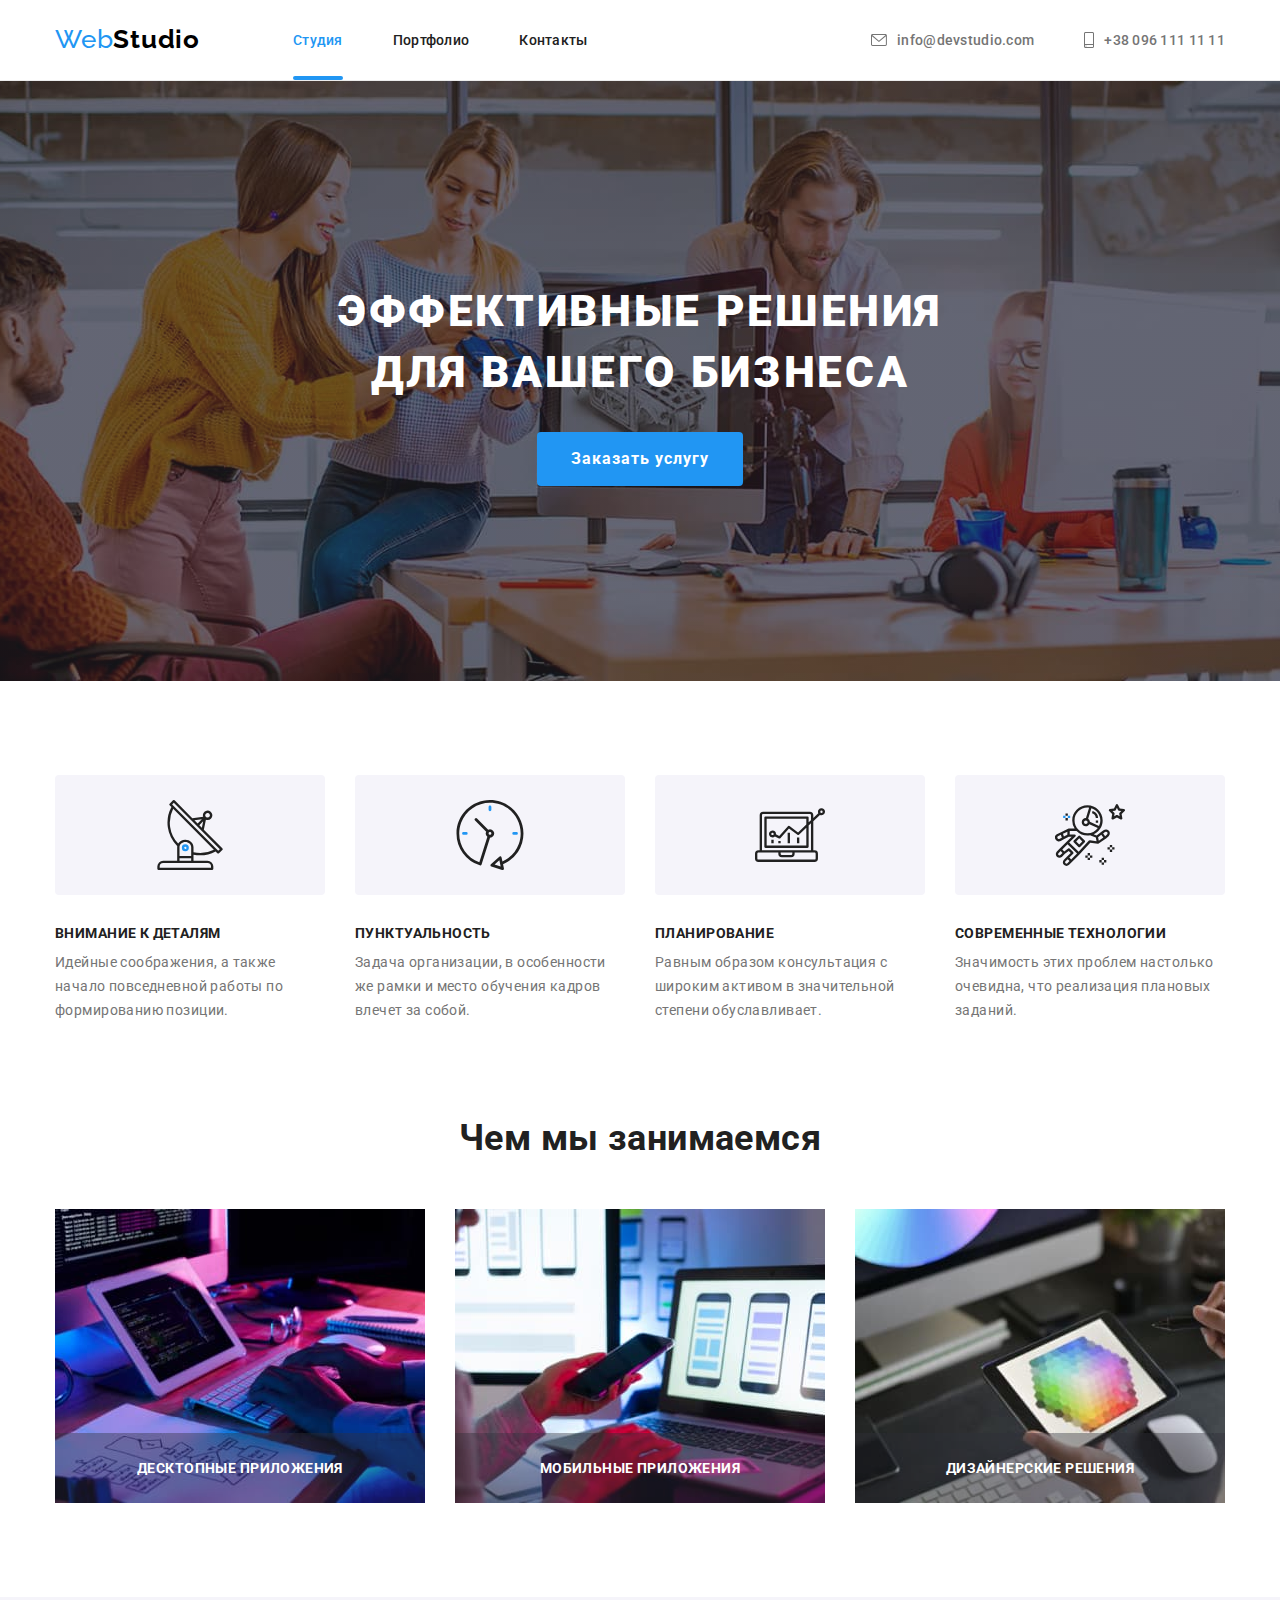
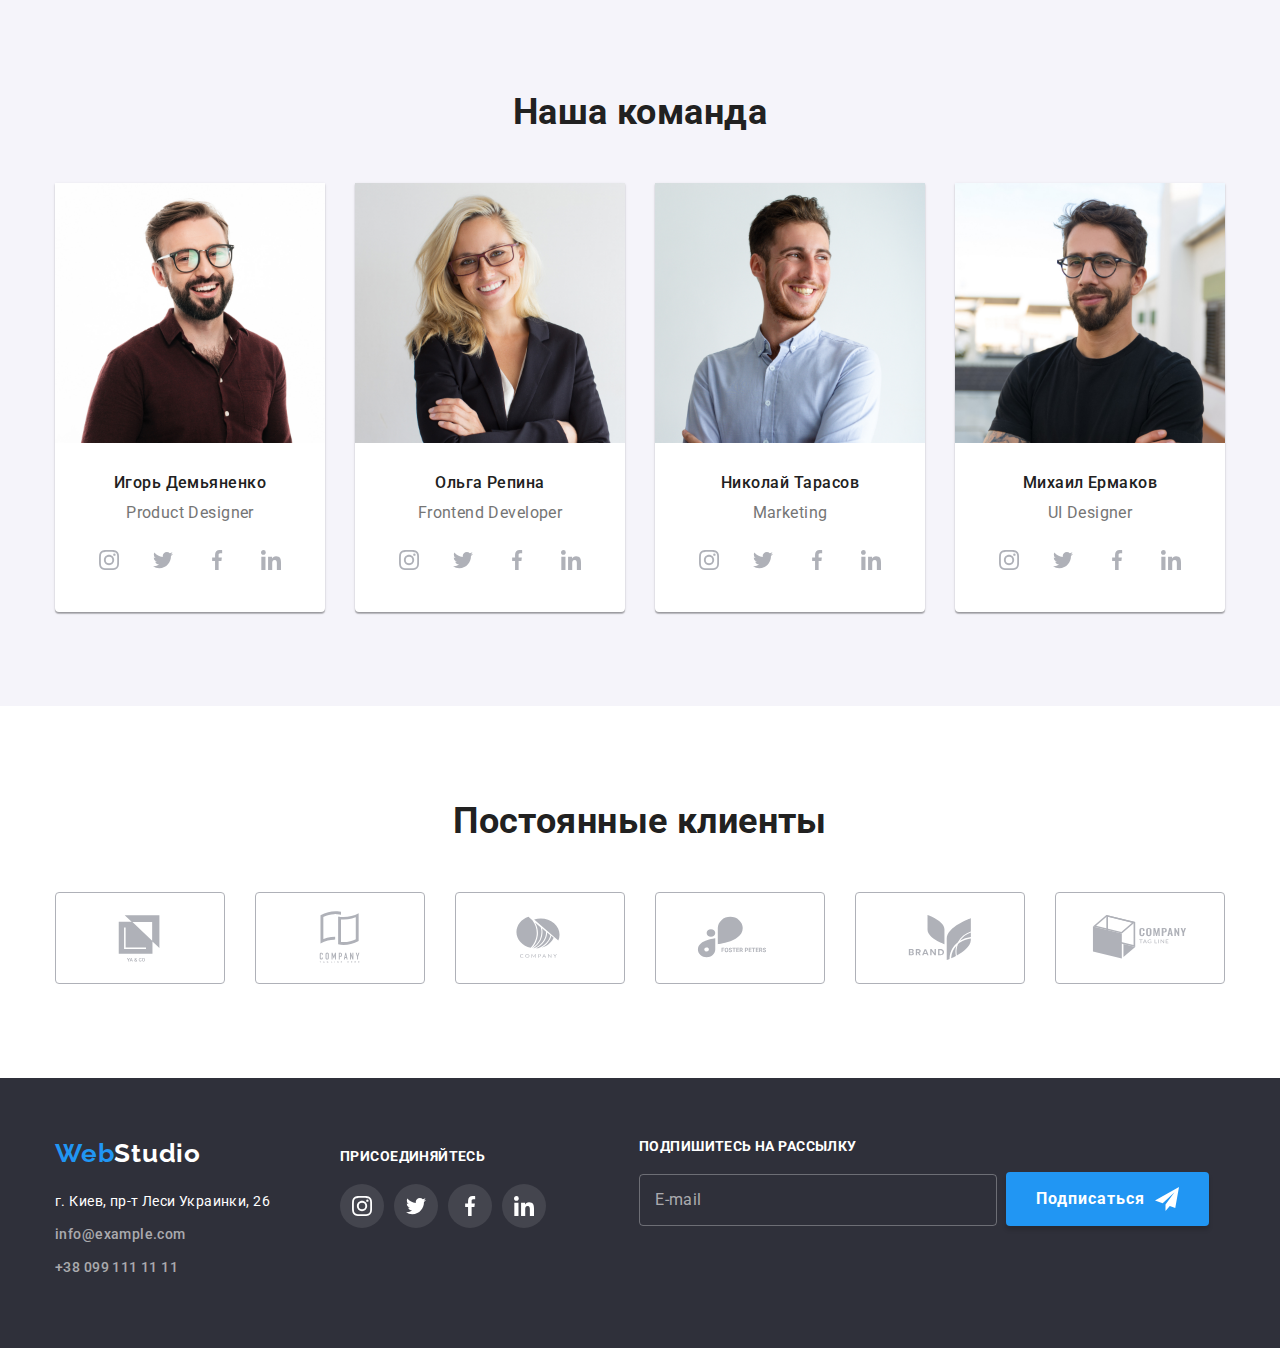
<file: index.html>
<!DOCTYPE html>
<html lang="ru">
  <head>
    <meta charset="UTF-8" />
    <meta http-equiv="X-UA-Compatible" content="IE=edge" />
    <meta name="viewport" content="width=device-width, initial-scale=1.0" />
    <link rel="preconnect" href="https://fonts.gstatic.com" />
    <link
      href="https://fonts.googleapis.com/css2?family=Raleway:wght@700&family=Roboto:wght@400;500;700;900&display=swap"
      rel="stylesheet"
    />
    <link
      rel="stylesheet"
      href="https://cdnjs.cloudflare.com/ajax/libs/modern-normalize/1.0.0/modern-normalize.min.css"
    />
    <link rel="stylesheet" href="./css/style.css" />
    <title>Web Studio</title>
  </head>
  <body>
    <header class="header">
      <div class="container">
        <!--logo and navigation-->
        <nav class="navlink">
          <a href="./index.html" class="logo"
            ><span class="logo-web link">Web</span>Studio</a
          >
          <ul class="list site-nav">
            <li class="item">
              <a href="./index.html" class="menu link current">Студия</a>
            </li>
            <li class="item">
              <a href="./portfolio.html" class="menu link">Портфолио</a>
            </li>
            <li class="item"><a href="#" class="menu link">Контакты</a></li>
          </ul>
        </nav>
        <!--contacts-->
        <ul class="list contacts">
          <li class="item mail">
            <a href="mailto:info@devstudio.com" class="link">
              <svg class="mail-icon">
                <use href="./images/icon.svg#envelope"></use>
              </svg>
              info@devstudio.com</a
            >
          </li>
          <li class="item">
            <a href="tel:+380961111111" class="link">
              <svg class="phone-icon">
                <use href="./images/icon.svg#smartphone"></use>
              </svg>
              +38 096 111 11 11</a
            >
          </li>
        </ul>
      </div>
    </header>
    <!--Main content-->
    <main>
      <!--Hero Section-->
      <section class="hero">
        <div class="container">
          <h1 class="title">
            Эффективные решения <br />
            для вашего бизнеса
          </h1>
          <button type="button" class="btn" data-modal-open>
            Заказать услугу
          </button>
        </div>
      </section>
      <!--Features section-->
      <section class="features">
        <div class="container">
          <h2 class="visually-hidden">Наши качества</h2>
          <ul class="list features-list">
            <li class="item">
              <div class="features-card-icon">
                <svg class="features-icon">
                  <use href="./images/icon.svg#antenna"></use>
                </svg>
              </div>
              <h3 class="subtitle">Внимание к деталям</h3>
              <p>
                Идейные соображения, а также начало повседневной работы по
                формированию позиции.
              </p>
            </li>
            <li class="item">
              <div class="features-card-icon">
                <svg class="features-icon">
                  <use href="./images/icon.svg#clock"></use>
                </svg>
              </div>
              <h3 class="subtitle">Пунктуальность</h3>
              <p>
                Задача организации, в особенности же рамки и место обучения
                кадров влечет за собой.
              </p>
            </li>
            <li class="item">
              <div class="features-card-icon">
                <svg class="features-icon">
                  <use href="./images/icon.svg#diagram"></use>
                </svg>
              </div>
              <h3 class="subtitle">Планирование</h3>
              <p>
                Равным образом консультация с широким активом в значительной
                степени обуславливает.
              </p>
            </li>
            <li class="item">
              <div class="features-card-icon">
                <svg class="features-icon">
                  <use href="./images/icon.svg#astronaut"></use>
                </svg>
              </div>
              <h3 class="subtitle">Современные технологии</h3>
              <p>
                Значимость этих проблем настолько очевидна, что реализация
                плановых заданий.
              </p>
            </li>
          </ul>
        </div>
      </section>
      <!--What we do section-->
      <section class="examples">
        <div class="container">
          <h2 class="title">Чем мы занимаемся</h2>
          <ul class="list examples-list">
            <li class="item">
              <img src="./images/img1.jpg" alt="coding" width="370" />
              <p class="description-text">Десктопные приложения</p>
            </li>
            <li class="item">
              <img src="./images/img2.jpg" alt="mobile" width="370" />
              <p class="description-text">Мобильные приложения</p>
            </li>
            <li class="item">
              <img src="./images/img3.jpg" alt="tablets" width="370" />
              <p class="description-text">Дизайнерские решения</p>
            </li>
            <li></li>
          </ul>
        </div>
      </section>
      <!--Our team section-->
      <section class="team-section">
        <div class="container">
          <h2 class="title">Наша команда</h2>
          <ul class="list team-list">
            <li class="item">
              <div class="card">
                <div class="card-pic">
                  <img
                    src="./images/Igor.jpg"
                    alt="Igor Demianenko"
                    width="270"
                  />
                </div>
                <div class="card-info">
                  <h3 class="subtitle team">Игорь Демьяненко</h3>
                  <p class="position">Product Designer</p>
                  <ul class="list social-list">
                    <li class="social-item">
                      <a href="" class="social-link">
                        <svg class="social-icon">
                          <use href="./images/icon.svg#instagram"></use>
                        </svg>
                      </a>
                    </li>
                    <li class="social-item">
                      <a href="" class="social-link">
                        <svg class="social-icon">
                          <use href="./images/icon.svg#twitter"></use>
                        </svg>
                      </a>
                    </li>
                    <li class="social-item">
                      <a href="" class="social-link">
                        <svg class="social-icon">
                          <use href="./images/icon.svg#facebook"></use>
                        </svg>
                      </a>
                    </li>
                    <li class="social-item">
                      <a href="" class="social-link">
                        <svg class="social-icon">
                          <use href="./images/icon.svg#linkedin"></use>
                        </svg>
                      </a>
                    </li>
                  </ul>
                </div>
              </div>
            </li>
            <li class="item">
              <div class="card">
                <div class="card-pic">
                  <img src="./images/Olga.jpg" alt="Olga Repina" width="270" />
                </div>
                <div class="card-info">
                  <h3 class="subtitle team">Ольга Репина</h3>
                  <p class="position">Frontend Developer</p>
                  <ul class="list social-list">
                    <li class="social-item">
                      <a href="" class="social-link">
                        <svg class="social-icon">
                          <use href="./images/icon.svg#instagram"></use>
                        </svg>
                      </a>
                    </li>
                    <li class="social-item">
                      <a href="" class="social-link">
                        <svg class="social-icon">
                          <use href="./images/icon.svg#twitter"></use>
                        </svg>
                      </a>
                    </li>
                    <li class="social-item">
                      <a href="" class="social-link">
                        <svg class="social-icon">
                          <use href="./images/icon.svg#facebook"></use>
                        </svg>
                      </a>
                    </li>
                    <li class="social-item">
                      <a href="" class="social-link">
                        <svg class="social-icon">
                          <use href="./images/icon.svg#linkedin"></use>
                        </svg>
                      </a>
                    </li>
                  </ul>
                </div>
              </div>
            </li>
            <li class="item">
              <div class="card">
                <div class="card-pic">
                  <img
                    src="./images/Nick.jpg"
                    alt="Nockolai Tarasov"
                    width="270"
                  />
                </div>
                <div class="card-info">
                  <h3 class="subtitle team">Николай Тарасов</h3>
                  <p class="position">Marketing</p>
                  <ul class="list social-list">
                    <li class="social-item">
                      <a href="" class="social-link">
                        <svg class="social-icon">
                          <use href="./images/icon.svg#instagram"></use>
                        </svg>
                      </a>
                    </li>
                    <li class="social-item">
                      <a href="" class="social-link">
                        <svg class="social-icon">
                          <use href="./images/icon.svg#twitter"></use>
                        </svg>
                      </a>
                    </li>
                    <li class="social-item">
                      <a href="" class="social-link">
                        <svg class="social-icon">
                          <use href="./images/icon.svg#facebook"></use>
                        </svg>
                      </a>
                    </li>
                    <li class="social-item">
                      <a href="" class="social-link">
                        <svg class="social-icon">
                          <use href="./images/icon.svg#linkedin"></use>
                        </svg>
                      </a>
                    </li>
                  </ul>
                </div>
              </div>
            </li>
            <li class="item">
              <div class="card">
                <div class="card-pic">
                  <img
                    src="./images/Michael.jpg"
                    alt="Michael Iermakov"
                    width="270"
                  />
                </div>
                <div class="card-info">
                  <h3 class="subtitle team">Михаил Ермаков</h3>
                  <p class="position">UI Designer</p>
                  <ul class="list social-list">
                    <li class="social-item">
                      <a href="" class="social-link">
                        <svg class="social-icon">
                          <use href="./images/icon.svg#instagram"></use>
                        </svg>
                      </a>
                    </li>
                    <li class="social-item">
                      <a href="" class="social-link">
                        <svg class="social-icon">
                          <use href="./images/icon.svg#twitter"></use>
                        </svg>
                      </a>
                    </li>
                    <li class="social-item">
                      <a href="" class="social-link">
                        <svg class="social-icon">
                          <use href="./images/icon.svg#facebook"></use>
                        </svg>
                      </a>
                    </li>
                    <li class="social-item">
                      <a href="" class="social-link">
                        <svg class="social-icon">
                          <use href="./images/icon.svg#linkedin"></use>
                        </svg>
                      </a>
                    </li>
                  </ul>
                </div>
              </div>
            </li>
          </ul>
        </div>
      </section>
      <section class="clients-section">
        <div class="container clients">
          <h2 class="title">Постоянные клиенты</h2>
          <ul class="list clients-list">
            <li class="clients-item">
              <a href="" class="clients-link">
                <svg class="clients-icon">
                  <use href="./images/icon.svg#company01"></use>
                </svg>
              </a>
            </li>

            <li class="clients-item">
              <a href="" class="clients-link">
                <svg class="clients-icon">
                  <use href="./images/icon.svg#company02"></use>
                </svg>
              </a>
            </li>

            <li class="clients-item">
              <a href="" class="clients-link">
                <svg class="clients-icon">
                  <use href="./images/icon.svg#company03"></use>
                </svg>
              </a>
            </li>

            <li class="clients-item">
              <a href="" class="clients-link">
                <svg class="clients-icon">
                  <use href="./images/icon.svg#company04"></use>
                </svg>
              </a>
            </li>

            <li class="clients-item">
              <a href="" class="clients-link">
                <svg class="clients-icon">
                  <use href="./images/icon.svg#company05"></use>
                </svg>
              </a>
            </li>

            <li class="clients-item">
              <a href="" class="clients-link">
                <svg class="clients-icon">
                  <use href="./images/icon.svg#company06"></use>
                </svg>
              </a>
            </li>
          </ul>
        </div>
      </section>
    </main>
    <footer class="footer">
      <div class="container">
        <div class="address-section">
          <a href="./index.html" class="logo"
            ><span class="logo-web">Web</span>Studio</a
          >
          <address class="address">
            <ul class="list footer-list">
              <li class="item">
                <p>г. Киев, пр-т Леси Украинки, 26</p>
              </li>
              <li class="item">
                <a href="mailto:info@example.com" class="link"
                  >info@example.com</a
                >
              </li>
              <li class="item">
                <a href="tel:+380991111111" class="link">+38 099 111 11 11</a>
              </li>
            </ul>
          </address>
        </div>

        <div class="join-section">
          <p class="text">присоединяйтесь</p>
          <ul class="list footer-social-list">
            <li class="footer-social-item">
              <a href="" class="footer-social-link">
                <svg class="footer-social-icon">
                  <use href="./images/icon.svg#instagram"></use>
                </svg>
              </a>
            </li>
            <li class="footer-social-item">
              <a href="" class="footer-social-link">
                <svg class="footer-social-icon">
                  <use href="./images/icon.svg#twitter"></use>
                </svg>
              </a>
            </li>
            <li class="footer-social-item">
              <a href="" class="footer-social-link">
                <svg class="footer-social-icon">
                  <use href="./images/icon.svg#facebook"></use>
                </svg>
              </a>
            </li>
            <li class="footer-social-item">
              <a href="" class="footer-social-link">
                <svg class="footer-social-icon">
                  <use href="./images/icon.svg#linkedin"></use>
                </svg>
              </a>
            </li>
          </ul>
        </div>
        <div class="subscribe">
          <form class="form-footer">
            <div class="form-footer-item">
              <span class="form-footer-label">Подпишитесь на рассылку</span>
              <input
                class="footer-form-input"
                type="e-mail"
                name="e-mail"
                id="mail"
                placeholder="E-mail"
              />
              <button class="form-footer-btn" type="submit">
                Подписаться
                <svg class="footer-form-icon">
                  <use href="./images/icon.svg#icon-send"></use>
                </svg>
              </button>
            </div>
          </form>
        </div>
      </div>
    </footer>
    <div class="backdrop is-hidden" data-modal>
      <div class="modal">
        <button class="modal-btn btn" type="button" data-modal-close>
          <svg class="closed-icon">
            <use href="./images/icon.svg#closed-icon"></use>
          </svg>
        </button>
        <form class="form-modal">
          <p class="form-title">Оставьте свои данные, мы вам перезвоним</p>
          <label class="form-modal-item">
            <span class="form-modal-label">Имя</span>
            <input class="form-modal-input" type="text" name="name" />
            <svg class="form-icon">
              <use href="./images/icon.svg#person-modal"></use>
            </svg>
          </label>
          <label class="form-modal-item">
            <span class="form-modal-label">Телефон</span>
            <input class="form-modal-input" type="tel" name="tel" />
            <svg class="form-icon">
              <use href="./images/icon.svg#phone-modal"></use>
            </svg>
          </label>
          <label class="form-modal-item">
            <span class="form-modal-label">Почта</span>
            <input class="form-modal-input" type="email" name="email" />
            <svg class="form-icon">
              <use href="./images/icon.svg#email-modal"></use>
            </svg>
          </label>
          <label class="form-modal-item comment">
            <span class="form-modal-label">Комментарий</span>
            <textarea
              class="modal-textarea"
              name="comment"
              placeholder="Введите текст"
            ></textarea>
          </label>
          <label class="form-modal-checkbox">
            <input
              class="form-input-checkbox"
              type="checkbox"
              name="checkbox"
            />
            <span class="checkbox-text">
              <span class="checkbox-icon"></span>Соглашаюсь с рассылкой и
              принимаю
              <a href="" class="checkbox-link">Условия договора</a>
            </span>
          </label>
          <button class="form-modal-btn" type="submit">Отправить</button>
        </form>
      </div>
    </div>
    <script src="./js/modal.js"></script>
  </body>
</html>
</file>
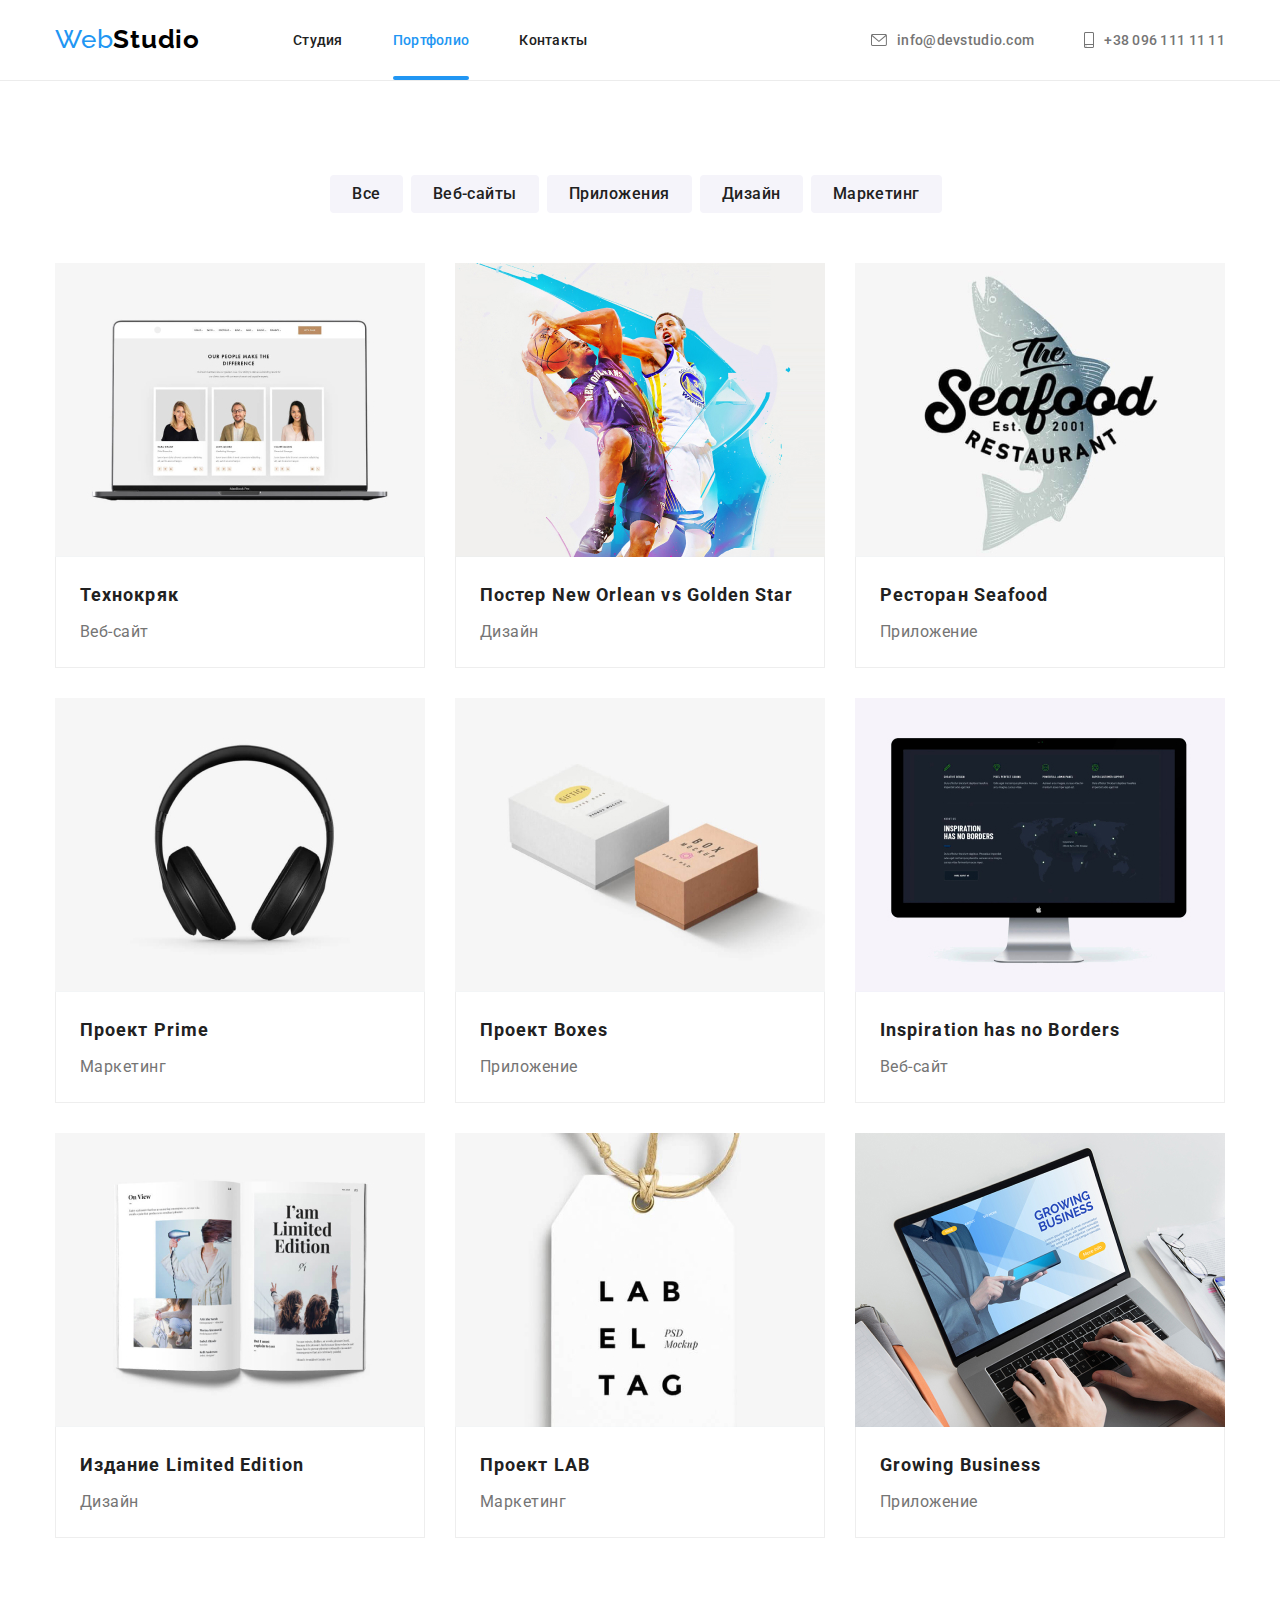
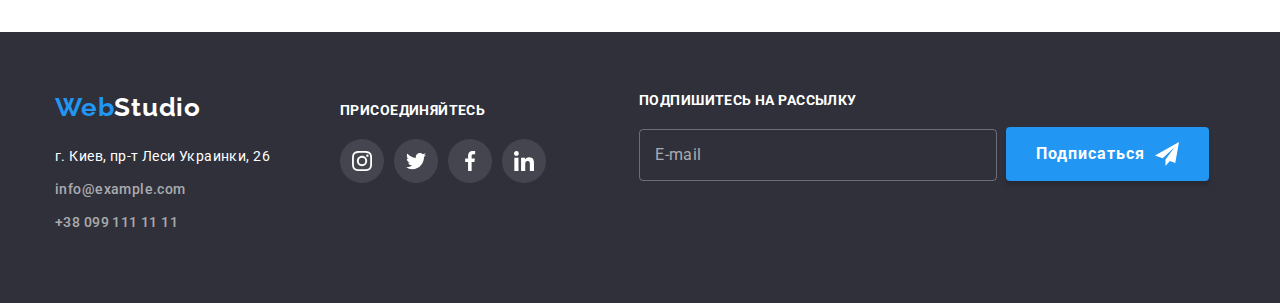
<file: portfolio.html>
<!DOCTYPE html>
<html lang="ru">
  <head>
    <meta charset="UTF-8" />
    <meta http-equiv="X-UA-Compatible" content="IE=edge" />
    <meta name="viewport" content="width=device-width, initial-scale=1.0" />
    <link rel="preconnect" href="https://fonts.gstatic.com" />
    <link
      href="https://fonts.googleapis.com/css2?family=Raleway:wght@700&family=Roboto:wght@400;500;700;900&display=swap"
      rel="stylesheet"
    />
    <link
      rel="stylesheet"
      href="https://cdnjs.cloudflare.com/ajax/libs/modern-normalize/1.0.0/modern-normalize.min.css"
    />
    <link rel="stylesheet" href="./css/style.css" />
    <title>Web Studio</title>
  </head>
  <body>
    <header class="header">
      <div class="container">
        <!--logo and navigation-->
        <nav class="navlink">
          <a href="./index.html" class="logo"
            ><span class="logo-web link">Web</span>Studio</a
          >
          <ul class="list site-nav">
            <li class="item">
              <a href="./index.html" class="menu link">Студия</a>
            </li>
            <li class="item">
              <a href="./portfolio.html" class="menu link current">Портфолио</a>
            </li>
            <li class="item"><a href="#" class="menu link">Контакты</a></li>
          </ul>
        </nav>
        <!--contacts-->
        <ul class="list contacts">
          <li class="item">
            <a href="mailto:info@devstudio.com" class="link">
              <svg class="mail-icon">
                <use href="./images/icon.svg#envelope"></use>
              </svg>
              info@devstudio.com</a
            >
          </li>
          <li class="item">
            <a href="tel:+380961111111" class="link">
              <svg class="phone-icon">
                <use href="./images/icon.svg#smartphone"></use>
              </svg>
              +38 096 111 11 11</a
            >
          </li>
        </ul>
      </div>
    </header>
    <!--Main content-->
    <main>
      <section class="portfolio-section">
        <div class="container">
          <h1 hidden>Портфолио</h1>
          <ul class="list portfolio-list">
            <li><button type="button" class="btn">Все</button></li>
            <li><button type="button" class="btn">Веб-сайты</button></li>
            <li><button type="button" class="btn">Приложения</button></li>
            <li><button type="button" class="btn">Дизайн</button></li>
            <li><button type="button" class="btn">Маркетинг</button></li>
          </ul>
          <ul class="list portfolio-examples">
            <li class="item">
              <div class="card">
                <a class="card-link" href="#">
                  <div class="card-pic">
                    <img
                      src="./images/tekhnokriak.jpg"
                      alt="Technokriak Web-site"
                      width="370"
                    />
                    <p class="portofolio-text">
                      Технокряк это современная площадка распространения
                      коронавируса. Компании используют эту платформу для
                      цифрового шпионажа и атак на защищённые сервера
                      конкурентов.
                    </p>
                  </div>
                  <div class="card-info">
                    <h2 class="title">Технокряк</h2>
                    <p class="text">Веб-сайт</p>
                  </div>
                </a>
              </div>
            </li>
            <li class="item">
              <div class="card">
                <a href="#" class="card-link">
                  <div class="card-pic">
                    <img
                      src="./images/poster.jpg"
                      alt="New Orlean and Golden Star Design"
                      width="370"
                    />
                    <p class="portofolio-text">
                      Lorem ipsum dolor sit amet consectetur adipisicing elit.
                      Asperiores beatae ea consequatur pariatur dolores vel modi
                      sunt fuga ab molestias. Eum molestias inventore quibusdam
                      reiciendis at, fuga omnis! Veritatis, pariatur corrupti.
                    </p>
                  </div>
                  <div class="card-info">
                    <h2 class="title">Постер New Orlean vs Golden Star</h2>
                    <p class="text">Дизайн</p>
                  </div>
                </a>
              </div>
            </li>
            <li class="item">
              <div class="card">
                <a href="#" class="card-link">
                  <div class="card-pic">
                    <img
                      src="./images/seafoodrestaurant.jpg"
                      alt="Seafood Restaurant Application"
                      width="370"
                    />
                    <p class="portofolio-text">
                      Lorem ipsum dolor sit amet consectetur adipisicing elit.
                      Asperiores beatae ea consequatur pariatur dolores vel modi
                      sunt fuga ab molestias. Eum molestias inventore quibusdam
                      reiciendis at, fuga omnis! Veritatis, pariatur corrupti.
                    </p>
                  </div>
                  <div class="card-info">
                    <h2 class="title">Ресторан Seafood</h2>
                    <p class="text">Приложение</p>
                  </div>
                </a>
              </div>
            </li>
            <li class="item">
              <div class="card">
                <a href="#" class="card-link">
                  <div class="card-pic">
                    <img
                      src="./images/primeproject.jpg"
                      alt="Prime Project Marketing"
                      width="370"
                    />
                    <p class="portofolio-text">
                      Lorem ipsum dolor sit amet consectetur adipisicing elit.
                      Asperiores beatae ea consequatur pariatur dolores vel modi
                      sunt fuga ab molestias. Eum molestias inventore quibusdam
                      reiciendis at, fuga omnis! Veritatis, pariatur corrupti.
                    </p>
                  </div>
                  <div class="card-info">
                    <h2 class="title">Проект Prime</h2>
                    <p class="text">Маркетинг</p>
                  </div>
                </a>
              </div>
            </li>
            <li class="item">
              <div class="card">
                <a href="#" class="card-link">
                  <div class="card-pic">
                    <img
                      src="./images/boxesproject.jpg"
                      alt="Boxes Application"
                      width="370"
                    />
                    <p class="portofolio-text">
                      Lorem ipsum dolor sit amet consectetur adipisicing elit.
                      Asperiores beatae ea consequatur pariatur dolores vel modi
                      sunt fuga ab molestias. Eum molestias inventore quibusdam
                      reiciendis at, fuga omnis! Veritatis, pariatur corrupti.
                    </p>
                  </div>
                  <div class="card-info">
                    <h2 class="title">Проект Boxes</h2>
                    <p class="text">Приложение</p>
                  </div>
                </a>
              </div>
            </li>
            <li class="item">
              <div class="card">
                <a href="#" class="card-link">
                  <div class="card-pic">
                    <img
                      src="./images/inspiration.jpg"
                      alt="Insparation Has No Borders Web-site"
                      width="370"
                    />
                    <p class="portofolio-text">
                      Lorem ipsum dolor sit amet consectetur adipisicing elit.
                      Asperiores beatae ea consequatur pariatur dolores vel modi
                      sunt fuga ab molestias. Eum molestias inventore quibusdam
                      reiciendis at, fuga omnis! Veritatis, pariatur corrupti.
                    </p>
                  </div>
                  <div class="card-info">
                    <h2 class="title">Inspiration has no Borders</h2>
                    <p class="text">Веб-сайт</p>
                  </div>
                </a>
              </div>
            </li>
            <li class="item">
              <div class="card">
                <a href="#" class="card-link">
                  <div class="card-pic">
                    <img
                      src="./images/limitededition.jpg"
                      alt="Limited Edition Project Design"
                      width="370"
                    />
                    <p class="portofolio-text">
                      Lorem ipsum dolor sit amet consectetur adipisicing elit.
                      Asperiores beatae ea consequatur pariatur dolores vel modi
                      sunt fuga ab molestias. Eum molestias inventore quibusdam
                      reiciendis at, fuga omnis! Veritatis, pariatur corrupti.
                    </p>
                  </div>
                  <div class="card-info">
                    <h2 class="title">Издание Limited Edition</h2>
                    <p class="text">Дизайн</p>
                  </div>
                </a>
              </div>
            </li>
            <li class="item">
              <div class="card">
                <a href="#" class="card-link">
                  <div class="card-pic">
                    <img
                      src="./images/labproject.jpg"
                      alt="Project Lab Marketing"
                      width="370"
                    />
                    <p class="portofolio-text">
                      Lorem ipsum dolor sit amet consectetur adipisicing elit.
                      Asperiores beatae ea consequatur pariatur dolores vel modi
                      sunt fuga ab molestias. Eum molestias inventore quibusdam
                      reiciendis at, fuga omnis! Veritatis, pariatur corrupti.
                    </p>
                  </div>
                  <div class="card-info">
                    <h2 class="title">Проект LAB</h2>
                    <p class="text">Маркетинг</p>
                  </div>
                </a>
              </div>
            </li>
            <li class="item">
              <div class="card">
                <a href="#" class="card-link">
                  <div class="card-pic">
                    <img
                      src="./images/growingbiz.jpg"
                      alt="Growing Business Application"
                      width="370"
                    />
                    <p class="portofolio-text">
                      Lorem ipsum dolor sit amet consectetur adipisicing elit.
                      Asperiores beatae ea consequatur pariatur dolores vel modi
                      sunt fuga ab molestias. Eum molestias inventore quibusdam
                      reiciendis at, fuga omnis! Veritatis, pariatur corrupti.
                    </p>
                  </div>
                  <div class="card-info">
                    <h2 class="title">Growing Business</h2>
                    <p class="text">Приложение</p>
                  </div>
                </a>
              </div>
            </li>
          </ul>
        </div>
      </section>
    </main>
    <footer class="footer">
      <div class="container">
        <div class="address-section">
          <a href="./index.html" class="logo"
            ><span class="logo-web">Web</span>Studio</a
          >
          <address class="address">
            <ul class="list footer-list">
              <li class="item">
                <p>г. Киев, пр-т Леси Украинки, 26</p>
              </li>
              <li class="item">
                <a href="mailto:info@example.com" class="link"
                  >info@example.com</a
                >
              </li>
              <li class="item">
                <a href="tel:+380991111111" class="link">+38 099 111 11 11</a>
              </li>
            </ul>
          </address>
        </div>

        <div class="join-section">
          <p class="text">присоединяйтесь</p>
          <ul class="list footer-social-list">
            <li class="footer-social-item">
              <a href="" class="footer-social-link">
                <svg class="footer-social-icon">
                  <use href="./images/icon.svg#instagram"></use>
                </svg>
              </a>
            </li>
            <li class="footer-social-item">
              <a href="" class="footer-social-link">
                <svg class="footer-social-icon">
                  <use href="./images/icon.svg#twitter"></use>
                </svg>
              </a>
            </li>
            <li class="footer-social-item">
              <a href="" class="footer-social-link">
                <svg class="footer-social-icon">
                  <use href="./images/icon.svg#facebook"></use>
                </svg>
              </a>
            </li>
            <li class="footer-social-item">
              <a href="" class="footer-social-link">
                <svg class="footer-social-icon">
                  <use href="./images/icon.svg#linkedin"></use>
                </svg>
              </a>
            </li>
          </ul>
        </div>
        <div class="subscribe">
          <form class="form-footer">
            <label class="form-footer-item">
              <span class="form-footer-label">Подпишитесь на рассылку</span>
              <input
                class="footer-form-input"
                type="email"
                name="mail"
                id="mail"
                placeholder="E-mail"
              />
              <button class="form-footer-btn" type="submit">
                Подписаться
                <svg class="footer-form-icon">
                  <use href="./images/icon.svg#icon-send"></use>
                </svg>
              </button>
            </label>
          </form>
        </div>
      </div>
    </footer>
  </body>
</html>
</file>
<file: css/style.css>
html {
  box-sizing: border-box;
}

*,
*::before,
*::after {
  box-sizing: inherit;
}

:root {
  --main-color: #757575;
  --title-color: #212121;
  --accent-color: #2196f3;
  --logo-main-color: #000000;
  --primary-white-color: #ffffff;
  --secondary-background-color: #e5e5e5;
  --hero-bkg-color: #2f303a;
  --hero-light-color: #c4c4c4;
  --hero-overlay-color: rgba(47, 48, 58, 0.4);
  --footer-txt-color: rgb(255, 255, 255, 0.6);
  --header-border-color: #ececec;
  --work-overline-color: rgba(47, 48, 58, 0.8);
  --main-font: "Roboto", sans-serif;
  --logo-font: "Raleway", sans-serif;
  --card-shadow: 0px 1px 3px rgba(0, 0, 0, 0.12),
    0px 1px 1px rgba(0, 0, 0, 0.14), 0px 2px 1px rgba(0, 0, 0, 0.2);
  --card-border-radius: 0px 0px 4px 4px;
  --card-border-color: #eeeeee;
  --bckg-team-color: #f5f4fa;
  --svg-accent-color: #afb1b8;
  --footer-social-bkg: rgba(255, 255, 255, 0.1);
  --modal-bckg-color: rgba(0, 0, 0, 0.2);
  --modal-btn-color: rgba(0, 0, 0, 0.1);
  --portfolio-overlay: rgba(33, 150, 243, 0.9);
  --border-footer-form-color: rgba(255, 255, 255, 0.3);
  --footer-btn-shadow: 0px 4px 4px rgba(0, 0, 0, 0.15);
  --modal-border-input: 1px solid rgba(33, 33, 33, 0.2);
}

/* * {
  box-sizing: border-box;
  margin: 0;
  padding: 0;
} */

h1,
h2,
h3,
h4,
ul,
p {
  margin: 0;
}

img,
svg {
  display: block;
  max-width: 100%;
  height: auto;
}

/* body style main */
body {
  font-family: var(--main-font);
  font-weight: 400;
  font-size: 14px;
  line-height: 1.71;
  letter-spacing: 0.03em;
  background-color: var(--primary-white-color);
  color: var(--main-color);
}

.visually-hidden {
  position: absolute;
  width: 1px;
  height: 1px;
  margin: -1px;
  border: 0;
  padding: 0;

  white-space: nowrap;
  clip-path: inset(100%);
  clip: rect(0 0 0 0);
  overflow: hidden;
}

/* container section - 1170+15+15 */
.container {
  width: 1200px;
  padding: 0 15px;
  margin: 0 auto;
  /* outline: 2px solid tomato; */
}

/* list decoration */
.list {
  list-style-type: none;
  padding: 0;
  margin: 0;
}

/* link decoration */

.link {
  font-weight: 500;
  text-decoration: none;
  color: var(--title-color);
}

/* !!!HEADER section */

/* header section */
.header {
  border-bottom: 1px solid var(--header-border-color);
}

.header .container {
  display: flex;
  justify-content: space-between;
}

/* logo section */
.logo {
  font-family: var(--logo-font);
  color: var(--logo-main-color);
  font-size: 26px;
  font-weight: 700;
  line-height: 1.2;
  letter-spacing: 0.03em;
  text-decoration: none;

  padding-top: 24px;
  padding-bottom: 25px;
}

.logo-web {
  color: var(--accent-color);
}

.logo:hover,
.logo:focus {
  color: var(--accent-color);
}

/* NAVIGATION section */

.navlink {
  display: flex;
  justify-content: space-between;
  align-items: center;
}

.site-nav {
  display: flex;
  margin-left: 93px;
}

.site-nav .item + .item {
  margin-left: 50px;
}

.site-nav .link {
  position: relative;
  display: flex;
  transition: 250ms cubic-bezier(0.4, 0, 0.2, 1);

  font-weight: 500;
  font-size: 14px;
  line-height: 1.14;
  letter-spacing: 0.02em;
  color: var(--title-color);
  padding-top: 32px;
  padding-bottom: 32px;
}

/* .list .link {
  font-weight: 500;
  font-size: 14px;
  line-height: 1.14;
  letter-spacing: 0.02em;
  color: var(--title-color);
  padding-top: 32px;
  padding-bottom: 32px;
} */

.site-nav .link:hover,
.site-nav .link:focus {
  color: var(--accent-color);
}

.site-nav .link.current {
  color: var(--accent-color);
}

.site-nav .link.current::after {
  content: "";
  position: absolute;
  width: 100%;
  height: 4px;
  bottom: 0;
  left: 0;
  background-color: var(--accent-color);
  border-radius: 2px;
}
.site-nav .menu {
  font-size: 14px;
  line-height: 1.17;
  letter-spacing: 0.02em;
}

/* CONTACTS section */

.contacts {
  display: flex;
  align-items: center;
}

.contacts .item + .item {
  margin-left: 50px;
}

.contacts .link {
  display: flex;
  align-items: center;
  padding-top: 32px;
  padding-bottom: 32px;

  font-weight: 500;
  font-size: 14px;
  line-height: 1.15;
  letter-spacing: 0.02em;

  color: var(--main-color);
  transition: 250ms cubic-bezier(0.4, 0, 0.2, 1);
}
.contacts .link:hover,
.contacts .link:focus {
  color: var(--accent-color);
}

.mail-icon {
  margin-right: 10px;
  width: 16px;
  height: 12px;
  fill: currentColor;
}
.phone-icon {
  margin-right: 10px;
  width: 10px;
  height: 16px;
  fill: currentColor;
}

/* MAIN SECTION */

/* hero section */
.hero {
  background-image: linear-gradient(
      to right,
      rgba(47, 48, 58, 0.4),
      rgba(47, 48, 58, 0.4)
    ),
    url("../images/hero-back.jpg");

  max-width: 1600px;
  max-height: 600px;
  padding-top: 200px;
  padding-bottom: 200px;
  margin-left: auto;
  margin-right: auto;
  text-align: center;
  background-color: var(--hero-light-color);

  background-repeat: no-repeat;
  background-position: center;
  background-size: cover;
}

.hero .title {
  font-weight: 900;
  font-size: 44px;
  line-height: 1.37;
  text-align: center;
  letter-spacing: 0.06em;
  color: var(--primary-white-color);

  max-width: 696px;
  margin-left: auto;
  margin-right: auto;
  margin-bottom: 30px;
}

/* button section*/
.btn {
  cursor: pointer;
}

.hero .btn {
  font-family: var (var(--main-font));
  font-weight: 700;
  font-size: 16px;
  line-height: 1.875;
  letter-spacing: 0.06em;
  color: var(--primary-white-color);
  background-color: var(--accent-color);

  border-color: transparent;
  border-radius: 4px;
  padding: 10px 32px;
  min-width: 200px;

  /* text-align: center;
  align-items: center;
  box-shadow: 0px 4px 4px rgba(0, 0, 0, 0.15); */
}

.hero .title,
.features .subtitle {
  text-transform: uppercase;
}

/* features, examples, team sections */

.features .title,
.examples .title,
.team-section .title,
.clients-section .title {
  font-family: "Roboto", sans-serif;
  font-weight: 700;
  font-size: 36px;
  line-height: 1.17;
  text-align: center;
  color: var(--title-color);
}

.features .subtitle,
.examples .subtitle {
  font-family: "Roboto", sans-serif;
  font-weight: 700;
  font-size: 14px;
  line-height: 1.15;
  color: var(--title-color);
}

.team-section .subtitle {
  font-family: "Roboto", sans-serif;
  font-weight: 500;
  font-size: 16px;
  line-height: 1.19;
  letter-spacing: 0.03em;
  color: var(--title-color);
}

.team-section .position {
  font-size: 16px;
  line-height: 1.19;
}

/* FEATURES section */

.features,
.examples,
.team-section {
  padding-top: 94px;
  padding-bottom: 94px;
}

.list .subtitle {
  margin-bottom: 10px;
}

.container .features-list {
  display: flex;
  margin-left: -30px;
}

.features-list .item {
  flex-basis: calc(100% / 4 - 30px);
  margin-left: 30px;
}

.features-card-icon {
  display: flex;
  justify-content: center;
  align-items: center;
  width: 270px;
  height: 120px;
  margin-bottom: 30px;
  background-color: var(--bckg-team-color);
  color: var(--title-color);
  border-radius: 4px;
}
.features-icon {
  width: 70px;
  height: 70px;
  fill: currentColor;
}

/* examples - what we do - section */

.examples {
  padding-top: 0;
}

.container .examples-list {
  display: flex;
  margin-left: -30px;
}

.examples-list .item {
  position: relative;
  flex-basis: calc(100% / 3 - 30px);
  margin-left: 30px;
}

.examples .title {
  margin-bottom: 50px;
}

.description-text {
  position: absolute;
  bottom: 0;
  left: 0;
  width: 100%;
  height: 70px;
  display: flex;
  justify-content: center;
  align-items: center;
  color: var(--primary-white-color);
  background-color: var(--hero-overlay-color);
  font-weight: 700;
  font-size: 14px;
  line-height: 1.15;
  text-transform: uppercase;
}

/* team section */
.team-section {
  background-color: var(--bckg-team-color);
}

.team-section .title {
  margin-bottom: 50px;
}

.container .team-list {
  display: flex;
  margin-left: -30px;
}

.team-list .item {
  flex-basis: calc(100% / 4 - 30px);
  margin-left: 30px;
  background-color: var(--primary-white-color);
  box-shadow: var(--card-shadow);
  border-radius: var(--card-border-radius);
}

.card-info {
  text-align: center;
  padding: 30px 0;
}

.social-list {
  display: flex;
  justify-content: center;
  padding-top: 16px;
  padding-right: 32px;
  padding-left: 32px;
}
.social-item:not(:last-child) {
  margin-right: 10px;
}

.social-link {
  display: flex;
  max-width: 44px;
  max-height: 44px;
  padding: 12px;
  color: var(--svg-accent-color);
  border-radius: 50%;

  transition: 250ms cubic-bezier(0.4, 0, 0.2, 1);
}
.social-link:hover,
.social-link:focus {
  border-radius: 50%;
  background-color: var(--accent-color);
  color: var(--primary-white-color);
}
.social-icon {
  width: 20px;
  height: 20px;
  fill: currentColor;
}

/* clients section */

.clients-section {
  padding-top: 94px;
  padding-bottom: 94px;
}
.clients .title {
  margin-bottom: 50px;
}
.clients-list {
  display: flex;
}
.clients-item:not(:last-child) {
  margin-right: 30px;
}

.clients-link {
  display: flex;
  justify-content: center;
  align-items: center;
  width: 170px;
  height: 92px;
  color: var(--svg-accent-color);
  border: 1px solid var(--svg-accent-color);
  border-radius: 4px;

  transition: 250ms cubic-bezier(0.4, 0, 0.2, 1);
}
.clients-link:hover,
.clients-link:focus {
  box-shadow: none;
  border-color: var(--accent-color);
  color: var(--accent-color);
}
.clients-icon {
  width: 106px;
  height: 60px;
  fill: currentColor;
}

/* FOOTER section */
.footer {
  background-color: var(--hero-bkg-color);

  padding-top: 60px;
  padding-bottom: 60px;
}

/* footer logo */
.footer .logo {
  color: var(--primary-white-color);

  display: block;
  margin-bottom: 20px;
  padding: 0;
}

.footer .logo:hover,
.footer .logo:focus {
  color: var(--accent-color);
}

/* address section */
.address {
  font-family: "Roboto", sans-serif;
  font-style: normal;
  font-weight: 400;
  font-size: 14px;
  line-height: 1.72;
  color: var(--primary-white-color);

  margin-bottom: 9px;
}

.address .link {
  color: var(--footer-txt-color);

  transition: 250ms cubic-bezier(0.4, 0, 0.2, 1);
}
.address .link:hover,
.address .link:focus {
  color: var(--accent-color);
}

.footer-list .item:not(:first-child) {
  margin-top: 9px;
}

/* footer join-section */
.join-section {
  margin-left: 70px;
}
.join-section > .text {
  font-weight: 700;
  line-height: 1.15;
  padding-top: 10px;
  margin-bottom: 20px;
  color: var(--primary-white-color);
  text-transform: uppercase;
}
.footer-social-item:not(:last-child) {
  margin-right: 10px;
}

.footer-social-list {
  display: flex;
  justify-content: flex-start;
}
.footer-social-link {
  display: flex;
  width: 44px;
  height: 44px;
  padding: 12px;
  color: var(--primary-white-color);
  background-color: var(--footer-social-bkg);
  border-radius: 50%;

  transition: 250ms cubic-bezier(0.4, 0, 0.2, 1);
}
.footer-social-link:hover,
.footer-social-link:focus {
  background-color: var(--accent-color);
  box-shadow: none;
}
.footer-social-icon {
  width: 20px;
  height: 20px;
  fill: currentColor;
}

.footer > .container {
  display: flex;
}

/* footer SUBSCRIBE FORM*/

.form-footer {
  position: relative;

  margin-left: 93px;
  width: 570px;
  color: var(--primary-white-color);
}
.form-footer-item {
  display: flex;
  flex-direction: column;
}
.form-footer-label {
  font-weight: 700;
  line-height: 1.15;
  margin-bottom: 20px;
  text-transform: uppercase;
}
.footer-form-input {
  width: 358px;
  padding: 15px 0 15px 15px;
  background-color: var(--hero-bgc-color);
  border: 1px solid var(--border-footer-form-color);
  font-size: 16px;
  border-radius: 4px;
  line-height: 1.25;
  letter-spacing: 0.03em;
  color: var(--footer-txt-color);
}
.footer-form-input:focus {
  outline: none;
  border-color: var(--accent-color);
}
.footer-form-input::placeholder {
  font-size: 16px;
  line-height: 1.25;
  color: var(--footer-txt-color);
}

.form-footer-btn {
  position: absolute;
  right: 0;
  bottom: 0;
  min-width: 200px;
  padding: 10px 28px;
  border-radius: 4px;
  border-color: transparent;
  background-color: var(--accent-color);
  color: var(--primary-white-color);
  box-shadow: var(--footer-btn-shadow);

  font-family: "Roboto", sans-serif;
  font-weight: 700;
  font-size: 16px;
  line-height: 1.87;
  display: flex;
  align-items: center;
  text-align: center;
  letter-spacing: 0.06em;
}
.footer-form-icon {
  width: 24px;
  height: 24px;
  fill: currentColor;
  margin-left: 10px;
}

/* PORTFOLIO section */

.portfolio-list {
  display: flex;
  justify-content: center;
  margin-bottom: 50px;
}

.portfolio-section {
  padding-top: 94px;
  padding-bottom: 94px;
}

.portfolio-examples {
  display: flex;
  flex-wrap: wrap;
  margin-top: -30px;
  margin-left: -30px;
}

.portfolio-examples .item {
  flex-basis: calc(100% / 3 - 30px);
  margin-top: 30px;
  margin-left: 30px;
}

.portfolio-examples .card-info {
  border-bottom: 1px solid var(--card-border-color);
  border-left: 1px solid var(--card-border-color);
  border-right: 1px solid var(--card-border-color);
  padding: 20px 24px;
  text-align: start;
}

/* .card-info {
  background-color: var(--primary-white-color);
} */

.portfolio-section .btn {
  font-family: "Roboto", sans-serif;
  font-weight: 500;
  font-size: 16px;
  line-height: 1.62;
  letter-spacing: 0.03em;
  color: var(--title-color);
  background-color: var(--bckg-team-color);

  max-width: 145px;
  padding: 6px 22px;
  border-color: transparent;
  border-radius: 4px;
  border-width: 0;

  transition: 250ms cubic-bezier(0.4, 0, 0.2, 1);
}

.portfolio-section .btn:not(last-child) {
  margin-right: 8px;
}

.portfolio-section .btn:hover,
.portfolio-section .btn:focus {
  color: var(--primary-white-color);
  background-color: var(--accent-color);
  box-shadow: 0px 3px 1px rgba(0, 0, 0, 0.1), 0px 1px 2px rgba(0, 0, 0, 0.08),
    0px 2px 2px rgba(0, 0, 0, 0.12);
}

.portfolio-section .title {
  font-family: "Roboto", sans-serif;
  font-weight: 700;
  font-size: 18px;
  line-height: 2;
  letter-spacing: 0.06em;
  color: var(--title-color);
  margin-bottom: 4px;
}
.portfolio-section .text {
  font-weight: normal;
  font-size: 16px;
  line-height: 1.88;
  letter-spacing: 0.03em;
  color: var(--main-color);
}

.portfolio-section a {
  text-decoration: none;
}

.card-pic {
  position: relative;
  overflow: hidden;
}

.portofolio-text {
  position: absolute;
  top: 0;
  bottom: 0;
  padding: 63px 24px;
  font-size: 18px;
  line-height: 1.56;
  color: var(--primary-white-color);
  background-color: var(--portfolio-overlay);
  transform: translateY(100%);
  transition: 250ms cubic-bezier(0.4, 0, 0.2, 1);
}

/* .portfolio-examples .item:focus,
.portfolio-examples .item:hover {
  box-shadow: 0px 1px 1px rgba(0, 0, 0, 0.12), 0px 4px 4px rgba(0, 0, 0, 0.06),
    1px 4px 6px rgba(0, 0, 0, 0.16);
} */

.card-link:hover .portofolio-text,
.card-link:hover,
.card-link:focus {
  display: block;
  box-shadow: 0px 1px 1px rgba(0, 0, 0, 0.12), 0px 4px 4px rgba(0, 0, 0, 0.06),
    1px 4px 6px rgba(0, 0, 0, 0.16);
  transform: translateY(0);
}

/* MODAL Section */

.is-hidden {
  visibility: hidden;
  opacity: 0;
  pointer-events: none;
}

.backdrop {
  position: fixed;
  top: 0;
  left: 0;
  width: 100%;
  height: 100%;
  background-color: var(--modal-bckg-color);
  transition: 250ms cubic-bezier(0.4, 0, 0.2, 1);
}
.modal {
  position: absolute;
  width: 528px;
  height: 581px;
  top: 50%;
  left: 50%;
  transform: translate(-50%, -50%);
  border-radius: 4px;
  background-color: var(--primary-white-color);
}
.modal-btn {
  position: absolute;
  top: 8px;
  right: 8px;
  display: flex;
  justify-content: center;
  align-items: center;
  width: 30px;
  height: 30px;
  border-radius: 50%;
  border: 1px solid var(--modal-btn-color);
  background-color: var(--primary-white-color);
}

.modal-btn:hover .closed-icon {
  fill: var(--accent-color);
}

.closed-icon {
  position: absolute;
  width: 11px;
  height: 11px;
  color: var(--logo-main-color);
}

/* MODAL content */

.form-modal {
  display: flex;
  flex-direction: column;
  padding: 40px;
  color: var(--title-color);
}
.form-title {
  margin-bottom: 12px;
  font-weight: 700;
  font-size: 20px;
  line-height: 1.15;
  text-align: center;
}
.form-modal-item {
  position: relative;
  display: flex;
  flex-direction: column;
  width: 448px;
  margin-bottom: 10px;
}
.form-modal-item.comment {
  margin-bottom: 20px;
}
.modal-textarea {
  resize: none;
  height: 120px;
  border-radius: 4px;
  padding: 12px;
  border: var(--modal-border-input);
  transition: 250ms cubic-bezier(0.4, 0, 0.2, 1);
}
.modal-textarea::placeholder {
  color: rgba(117, 117, 117, 0.5);
}
.form-modal-label {
  margin-bottom: 4px;
  font-size: 12px;
  line-height: 1.17;
  letter-spacing: 0.01em;
  color: var(--main-color);
}

.form-modal-input {
  padding-left: 42px;
  padding-top: 11px;
  padding-bottom: 11px;
  border-radius: 4px;
  border: var(--modal-border-input);
  transition: 250ms cubic-bezier(0.4, 0, 0.2, 1);
}
.form-icon {
  position: absolute;
  bottom: 11px;
  left: 12px;
  width: 18px;
  height: 18px;
  fill: currentColor;
  transition: 250ms cubic-bezier(0.4, 0, 0.2, 1);
}
.form-modal-item:focus-within > .modal-textarea,
.form-modal-item:focus-within > .form-modal-input,
.form-modal-item:focus-within > .form-icon {
  fill: var(--accent-color);
  outline: none;
  border-color: var(--accent-color);
}

/* CHECKBOX */

.form-modal-checkbox {
  margin-bottom: 30px;
  /* display: flex; */
  align-items: center;
}

.form-input-checkbox {
  position: absolute;
  width: 1px;
  height: 1px;
  margin: -1px;
  border: 0;
  padding: 0;
  white-space: nowrap;
  clip-path: inset(100%);
  clip: rect(0 0 0 0);
  overflow: hidden;
}
.checkbox-icon {
  position: absolute;
  left: 52px;
  width: 15px;
  height: 15px;
  border: 2px solid var(--logo-main-color);
  border-radius: 4px;
  background-color: var(--primary-white-color);
  transition: 250ms cubic-bezier(0.4, 0, 0.2, 1);
}
.form-input-checkbox:checked + .checkbox-text .checkbox-icon {
  border-color: transparent;
  background-image: url("../images/icon_check.svg");
  background-size: contain;
  background-origin: border-box;
  background-color: var(--accent-color);
}
.checkbox-text {
  display: flex;
  align-items: center;
  justify-content: space-between;
  margin-left: 32px;
  margin-right: 10px;
  color: var(--main-color);
}

.checkbox-link {
  text-decoration: underline;
  color: var(--accent-color);
}
.form-modal-btn {
  display: block;
  margin-left: auto;
  margin-right: auto;
  min-width: 200px;
  padding: 10px 55px;
  border-radius: 4px;
  border-color: transparent;
  font-family: "Roboto", sans-serif;
  font-weight: 700;
  font-size: 16px;
  line-height: 1.87;
  letter-spacing: 0.06em;
  color: var(--primary-white-color);
  background-color: var(--accent-color);
  cursor: pointer;
}
</file>
